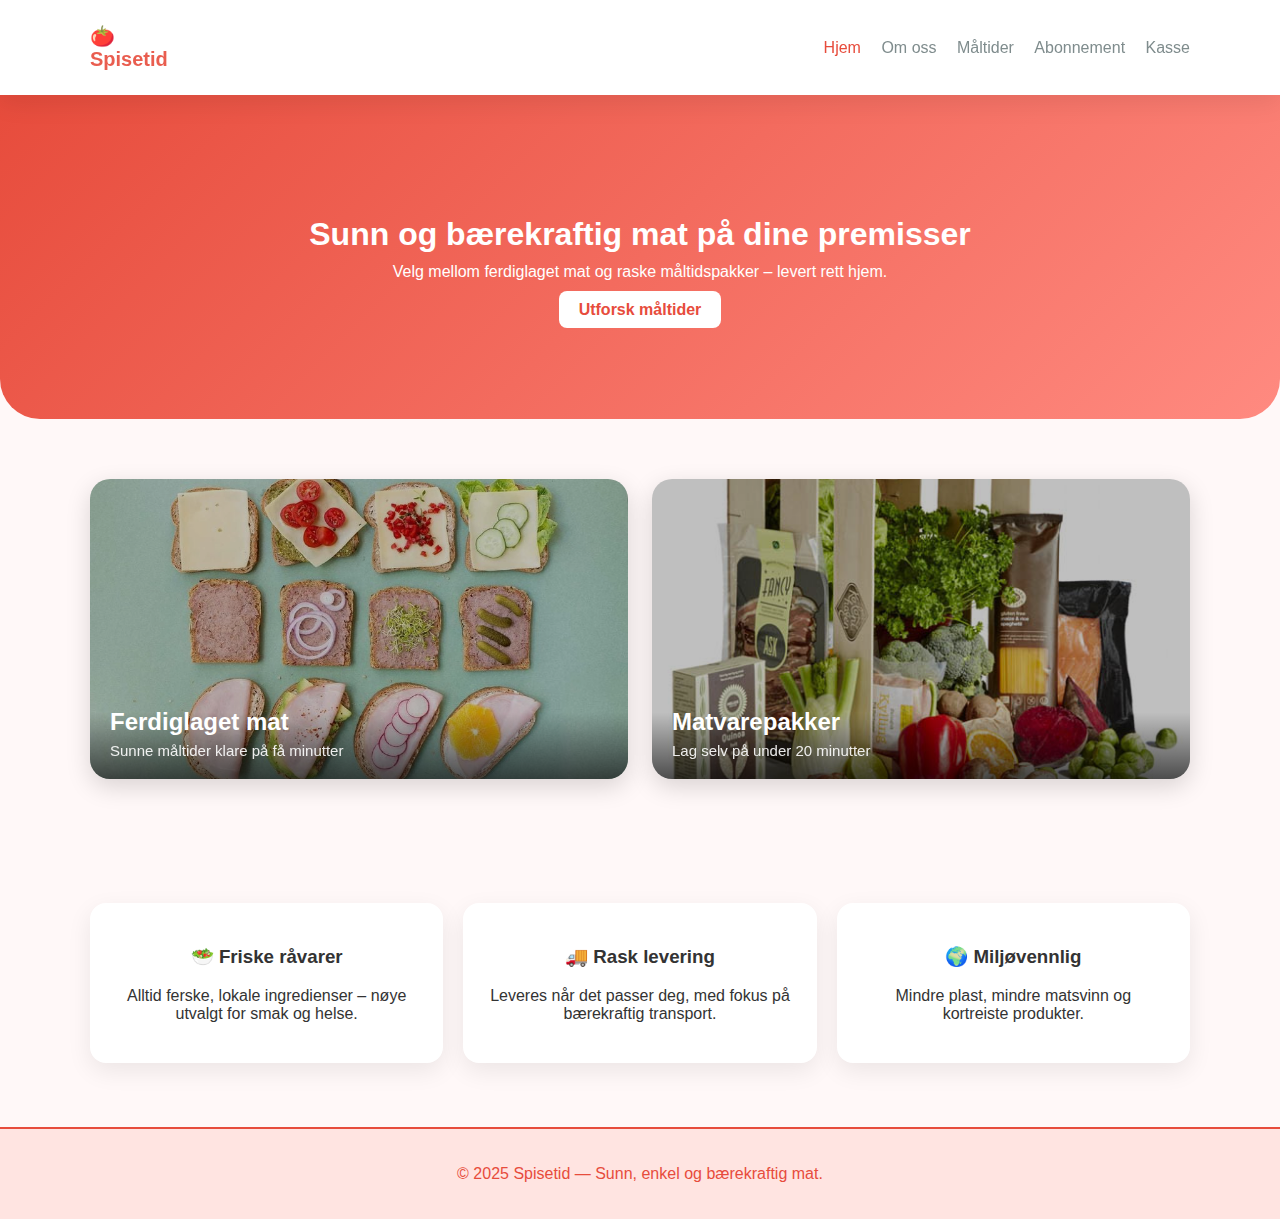
<file: index.html>
<!doctype html>
<html lang="no">
<head>
  <meta charset="utf-8" />
  <meta name="viewport" content="width=device-width, initial-scale=1" />
  <title>Spisetid — Sunn og bærekraftig mat</title>
  <link rel="stylesheet" href="style.css" />
</head>
<body>
  <header class="navbar">
    
    <div class="container nav-inner">
      <a href="index.html" class="logo">🍅 Spisetid</a>
      <nav>
        <a href="index.html" class="active">Hjem</a>
        <a href="about.html">Om oss</a>
        <a href="meals.html">Måltider</a>
        <a href="subscription.html">Abonnement</a>
        <a href="checkout.html">Kasse</a>
      </nav>
    </div>
  </header>

  <section class="hero">
    <div class="hero-content">
      <h1>Sunn og bærekraftig mat på dine premisser</h1>
      <p>Velg mellom ferdiglaget mat og raske måltidspakker – levert rett hjem.</p>
      <a href="meals.html" class="btn">Utforsk måltider</a>
    </div>
  </section>

  <section class="category-section">
    <div class="category-card">
      <a href="meals.html#ready-meals">
        <img src="images/stormat1.jpg" alt="Ferdiglaget mat">
        <div class="category-overlay">
          <h2>Ferdiglaget mat</h2>
          <p>Sunne måltider klare på få minutter</p>
        </div>
      </a>
    </div>

    <div class="category-card">
      <a href="meals.html#kits">
        <img src="images/stormat2.jpg" alt="Matvarepakker">
        <div class="category-overlay">
          <h2>Matvarepakker</h2>
          <p>Lag selv på under 20 minutter</p>
        </div>
      </a>
    </div>
  </section>

  <main class="container">
    <section class="features">
      <div class="feature-card">
        <h3>🥗 Friske råvarer</h3>
        <p>Alltid ferske, lokale ingredienser – nøye utvalgt for smak og helse.</p>
      </div>
      <div class="feature-card">
        <h3>🚚 Rask levering</h3>
        <p>Leveres når det passer deg, med fokus på bærekraftig transport.</p>
      </div>
      <div class="feature-card">
        <h3>🌍 Miljøvennlig</h3>
        <p>Mindre plast, mindre matsvinn og kortreiste produkter.</p>
      </div>
    </section>
  </main>

  <footer class="footer">
    <p>&copy; 2025 Spisetid — Sunn, enkel og bærekraftig mat.</p>
  </footer>
</body>
</html>
</file>
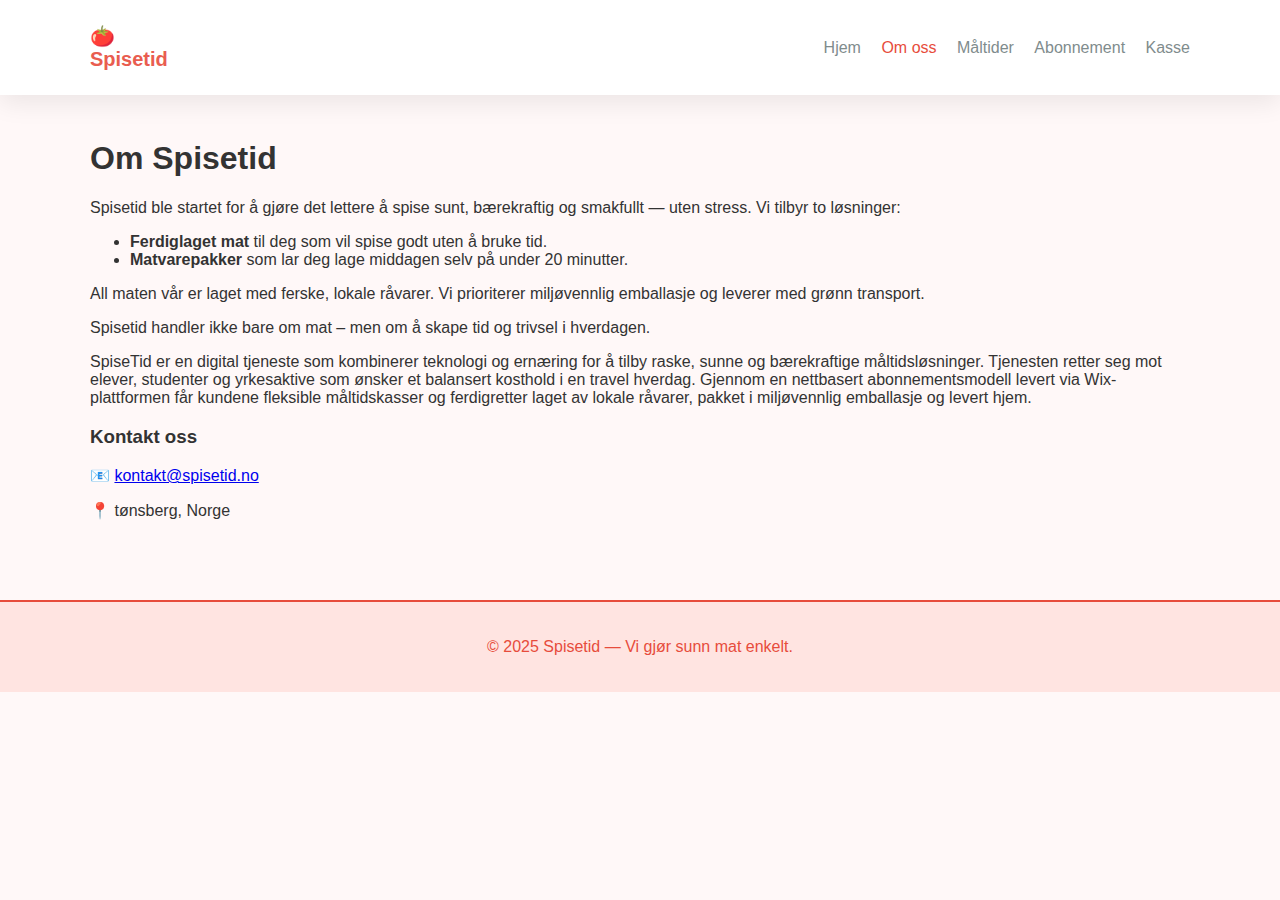
<file: about.html>
<!doctype html>
<html lang="no">
<head>
  <meta charset="utf-8" />
  <meta name="viewport" content="width=device-width, initial-scale=1" />
  <title>Om oss — Spisetid</title>
  <link rel="stylesheet" href="style.css" />
</head>
<body>
  <header class="navbar">
    <div class="container nav-inner">
      <a href="index.html" class="logo">🍅 Spisetid</a>
      <nav>
        <a href="index.html">Hjem</a>
        <a href="about.html" class="active">Om oss</a>
        <a href="meals.html">Måltider</a>
        <a href="subscription.html">Abonnement</a>
        <a href="checkout.html">Kasse</a>
      </nav>
    </div>
  </header>

  <main class="container">
    <section class="about">
      <h1>Om Spisetid</h1>
      <p>Spisetid ble startet for å gjøre det lettere å spise sunt, bærekraftig og smakfullt — uten stress. Vi tilbyr to løsninger:</p>
      <ul>
        <li><strong>Ferdiglaget mat</strong> til deg som vil spise godt uten å bruke tid.</li>
        <li><strong>Matvarepakker</strong> som lar deg lage middagen selv på under 20 minutter.</li>
      </ul>
      <p>All maten vår er laget med ferske, lokale råvarer. Vi prioriterer miljøvennlig emballasje og leverer med grønn transport.</p>
      <p>Spisetid handler ikke bare om mat – men om å skape tid og trivsel i hverdagen.</p>
      <p>SpiseTid er en digital tjeneste som kombinerer teknologi og ernæring for å tilby raske, sunne og bærekraftige måltidsløsninger. Tjenesten retter seg mot elever, studenter og yrkesaktive som ønsker et balansert kosthold i en travel hverdag. Gjennom en nettbasert abonnementsmodell levert via Wix-plattformen får kundene fleksible måltidskasser og ferdigretter laget av lokale råvarer, pakket i miljøvennlig emballasje og levert hjem.</p>


      <div class="contact-card">
        <h3>Kontakt oss</h3>
        <p>📧 <a href="mailto:kontakt@spisetid.no">kontakt@spisetid.no</a></p>
        <p>📍 tønsberg, Norge</p>
      </div>
    </section>
  </main>

  <footer class="footer">
    <p>&copy; 2025 Spisetid — Vi gjør sunn mat enkelt.</p>
  </footer>
</body>
</html>
</file>
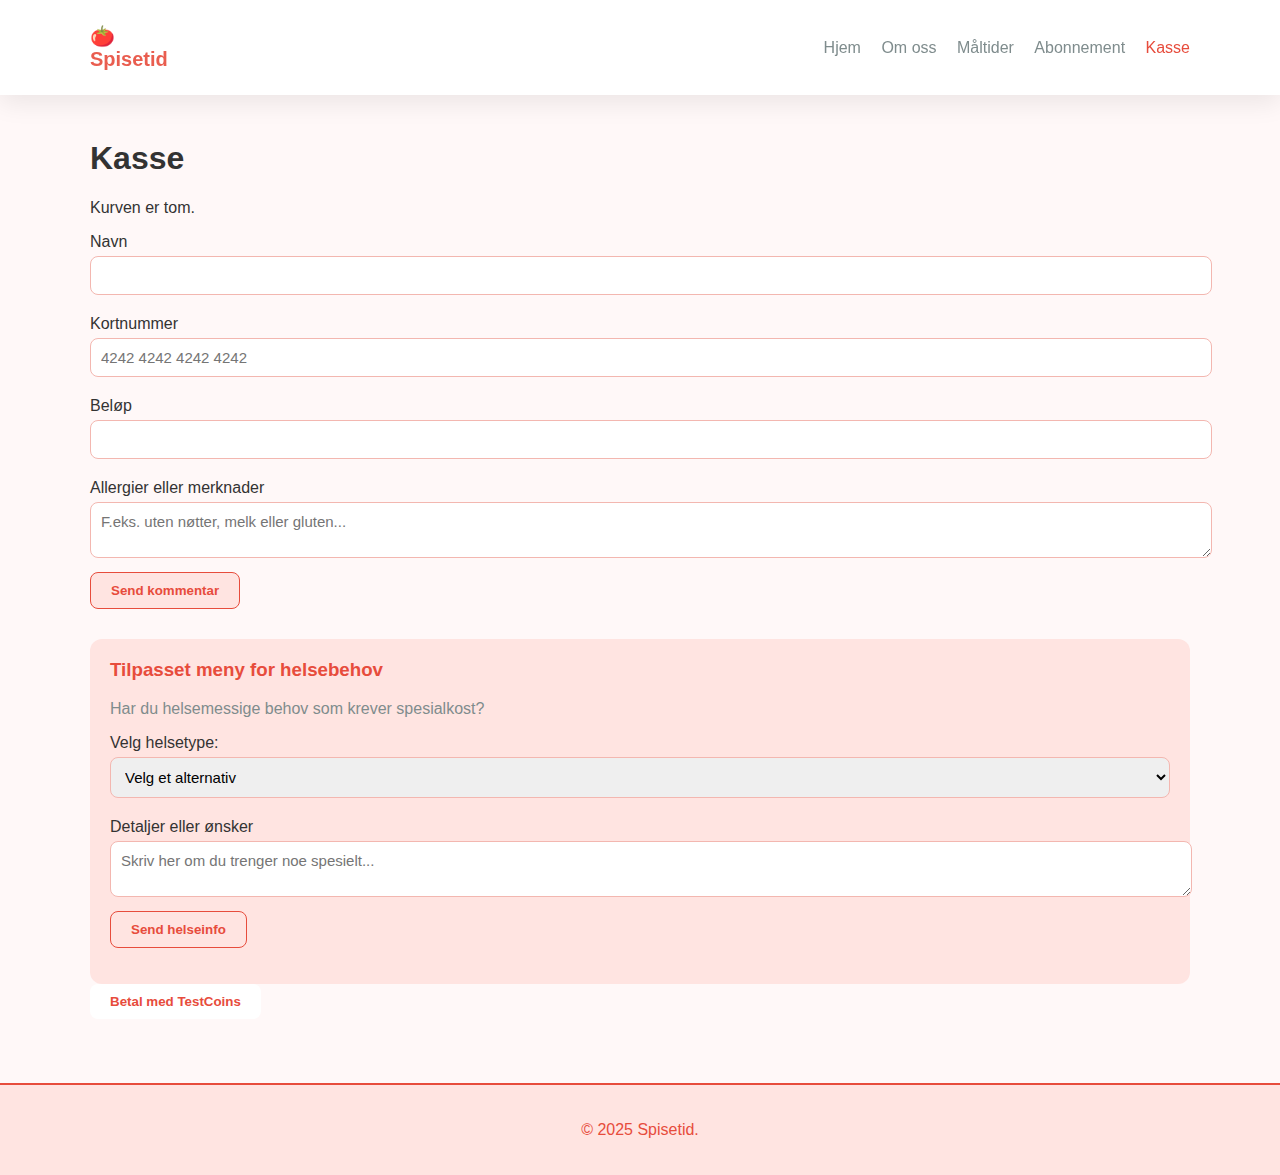
<file: checkout.html>
<!doctype html>
<html lang="no">
<head>
  <meta charset="utf-8" />
  <meta name="viewport" content="width=device-width, initial-scale=1" />
  <title>Kasse — Spisetid</title>
  <link rel="stylesheet" href="style.css" />
</head>
<body>
  <header class="navbar">
    <div class="container nav-inner">
      <a href="index.html" class="logo">🍅 Spisetid</a>
      <nav>
        <a href="index.html">Hjem</a>
        <a href="about.html">Om oss</a>
        <a href="meals.html">Måltider</a>
        <a href="subscription.html">Abonnement</a>
        <a href="checkout.html" class="active">Kasse</a>
      </nav>
    </div>
  </header>

  <main class="container">
    <section class="checkout">
      <h1>Kasse</h1>
      <div id="cart-contents"></div>

      <form id="payment-form">
        <label>Navn</label>
        <input id="name" required />

        <label>Kortnummer</label>
        <input id="card" placeholder="4242 4242 4242 4242" required />

        <label>Beløp</label>
        <input id="amount" readonly />

        <label>Allergier eller merknader</label>
        <textarea id="comment" placeholder="F.eks. uten nøtter, melk eller gluten..."></textarea>
        <button type="button" class="btn secondary" id="comment-btn">Send kommentar</button>
        <p id="comment-result"></p>

        <div class="health-section">
          <h3>Tilpasset meny for helsebehov</h3>
          <p class="muted">Har du helsemessige behov som krever spesialkost?</p>

          <label for="health-select">Velg helsetype:</label>
          <select id="health-select">
            <option value="">Velg et alternativ</option>
            <option>Diabetesvennlig</option>
            <option>Lavt saltinnhold</option>
            <option>Høy protein</option>
            <option>Vegetar / Vegansk</option>
            <option>Allergitilpasset</option>
            <option>Annet</option>
          </select>

          <label for="health-notes">Detaljer eller ønsker</label>
          <textarea id="health-notes" placeholder="Skriv her om du trenger noe spesielt..."></textarea>

          <button type="button" class="btn secondary" id="health-btn">Send helseinfo</button>
          <p id="health-result"></p>
        </div>

        <button class="btn" type="submit">Betal med TestCoins</button>
      </form>

      <div id="result"></div>
    </section>
  </main>

  <footer class="footer"><p>&copy; 2025 Spisetid.</p></footer>
  <script src="script.js"></script>
</body>
</html>
</file>
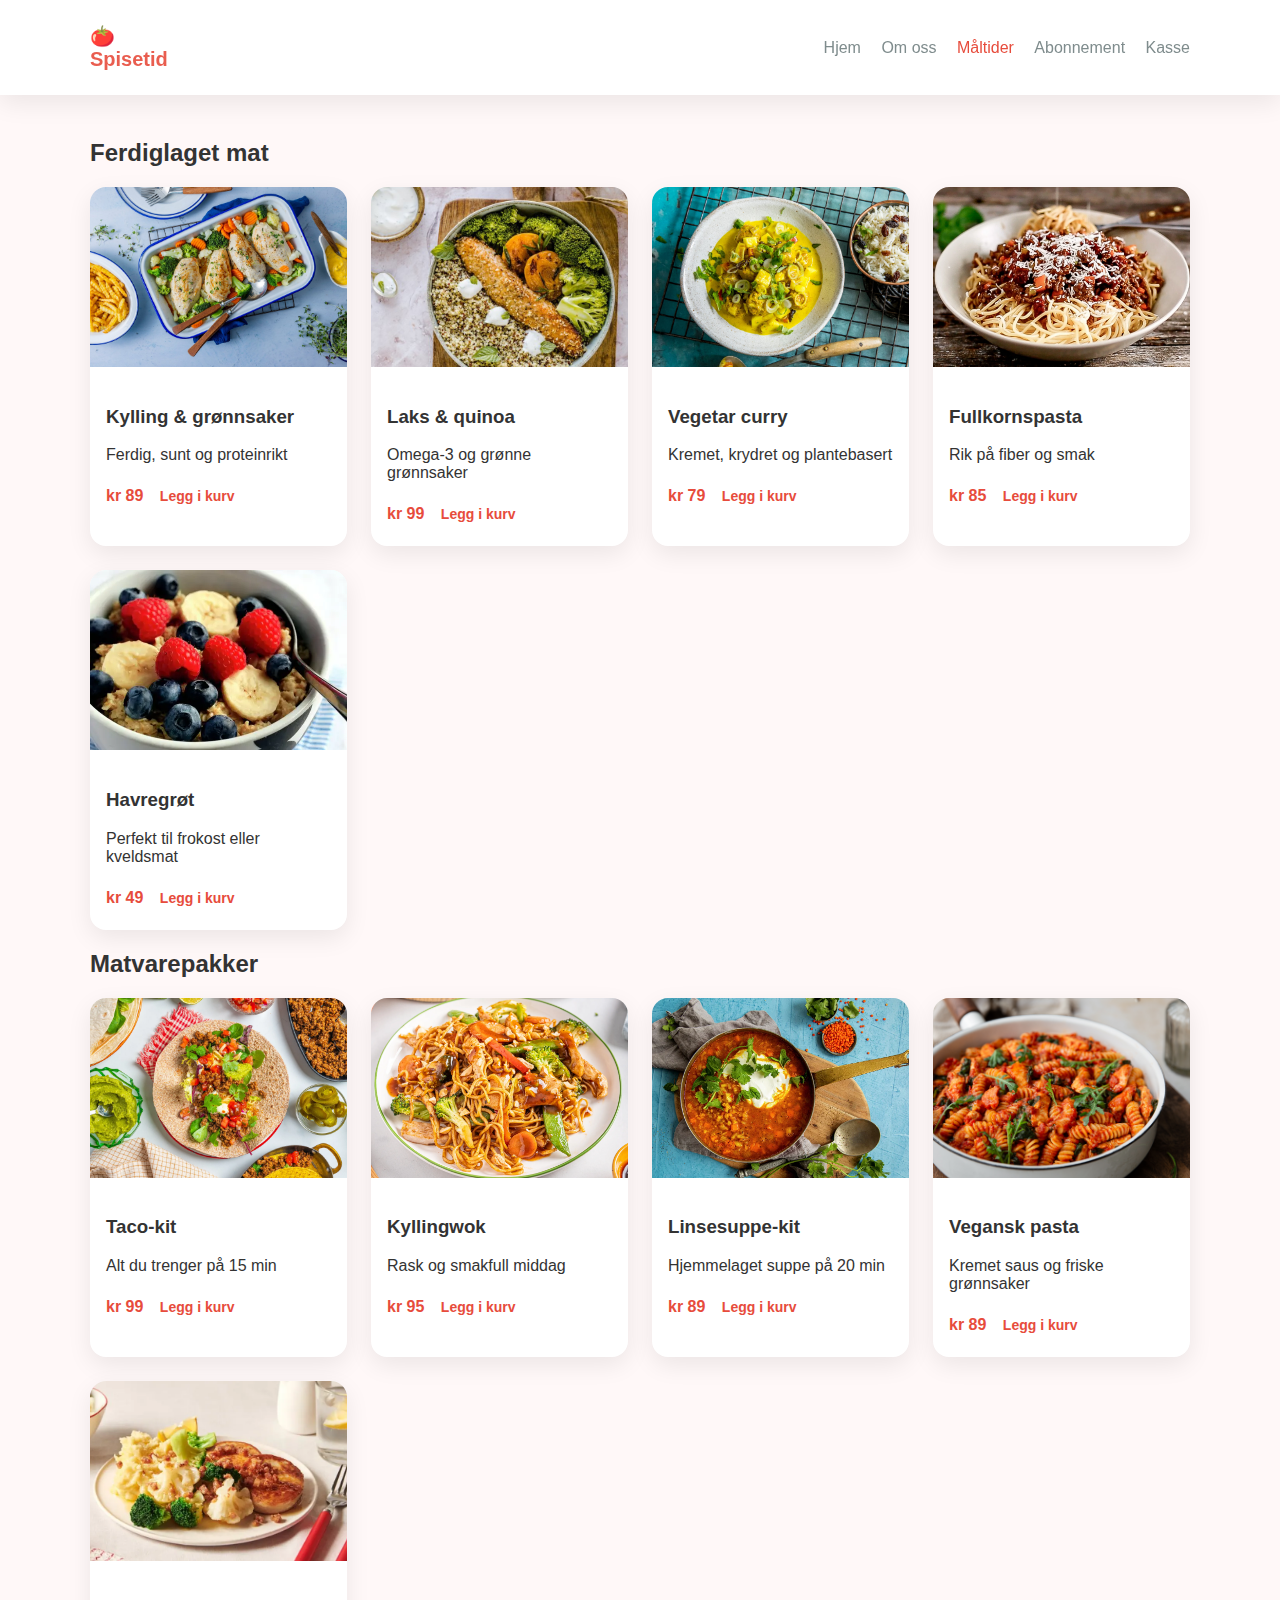
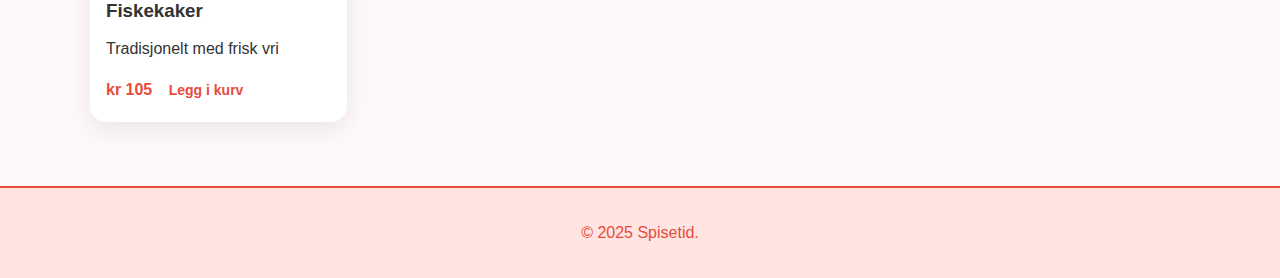
<file: meals.html>
<!doctype html>
<html lang="no">
<head>
  <meta charset="utf-8" />
  <meta name="viewport" content="width=device-width, initial-scale=1" />
  <title>Måltider — Spisetid</title>
  <link rel="stylesheet" href="style.css" />
</head>
<body>
  <header class="navbar">
    <div class="container nav-inner">
      <a href="index.html" class="logo">🍅 Spisetid</a>
      <nav>
        <a href="index.html">Hjem</a>
        <a href="about.html">Om oss</a>
        <a href="meals.html" class="active">Måltider</a>
        <a href="subscription.html">Abonnement</a>
        <a href="checkout.html">Kasse</a>
      </nav>
    </div>
  </header>

  <main class="container">
    <section class="meal-category" id="ready-meals">
      <h2>Ferdiglaget mat</h2>
      <div id="ready-meals-grid" class="meal-grid"></div>
    </section>

    <section class="meal-category" id="kits">
      <h2>Matvarepakker</h2>
      <div id="kits-grid" class="meal-grid"></div>
    </section>
  </main>

  <footer class="footer"><p>&copy; 2025 Spisetid.</p></footer>
  <script src="script.js"></script>
  <script>
    const readyMeals = [
      { id: 'r1', title: 'Kylling & grønnsaker', img: 'images/mat1.jpg', desc: 'Ferdig, sunt og proteinrikt', price: 89 },
      { id: 'r2', title: 'Laks & quinoa', img: 'images/mat2.jpg', desc: 'Omega-3 og grønne grønnsaker', price: 99 },
      { id: 'r3', title: 'Vegetar curry', img: 'images/mat3.jpg', desc: 'Kremet, krydret og plantebasert', price: 79 },
      { id: 'r4', title: 'Fullkornspasta', img: 'images/mat4.jpg', desc: 'Rik på fiber og smak', price: 85 },
      { id: 'r5', title: 'Havregrøt', img: 'images/mat5.jpg', desc: 'Perfekt til frokost eller kveldsmat', price: 49 }
    ];

    const kits = [
      { id: 'k1', title: 'Taco-kit', img: 'images/mat6.jpg', desc: 'Alt du trenger på 15 min', price: 99 },
      { id: 'k2', title: 'Kyllingwok', img: 'images/mat7.jpg', desc: 'Rask og smakfull middag', price: 95 },
      { id: 'k3', title: 'Linsesuppe-kit', img: 'images/mat8.jpg', desc: 'Hjemmelaget suppe på 20 min', price: 89 },
      { id: 'k4', title: 'Vegansk pasta', img: 'images/mat9.jpg', desc: 'Kremet saus og friske grønnsaker', price: 89 },
      { id: 'k5', title: 'Fiskekaker', img: 'images/mat10.jpg', desc: 'Tradisjonelt med frisk vri', price: 105 }
    ];

    function renderMeals(list, id) {
      const container = document.getElementById(id);
      container.innerHTML = '';
      list.forEach(m => {
        container.innerHTML += `
          <div class="meal-card">
            <img src="${m.img}" alt="${m.title}">
            <div class="meal-info">
              <h3>${m.title}</h3>
              <p>${m.desc}</p>
              <span class="price">kr ${m.price}</span>
              <button class="btn small" onclick='addToCart(${JSON.stringify(m)})'>Legg i kurv</button>
            </div>
          </div>`;
      });
    }

    renderMeals(readyMeals, 'ready-meals-grid');
    renderMeals(kits, 'kits-grid');
  </script>
</body>
</html>
</file>
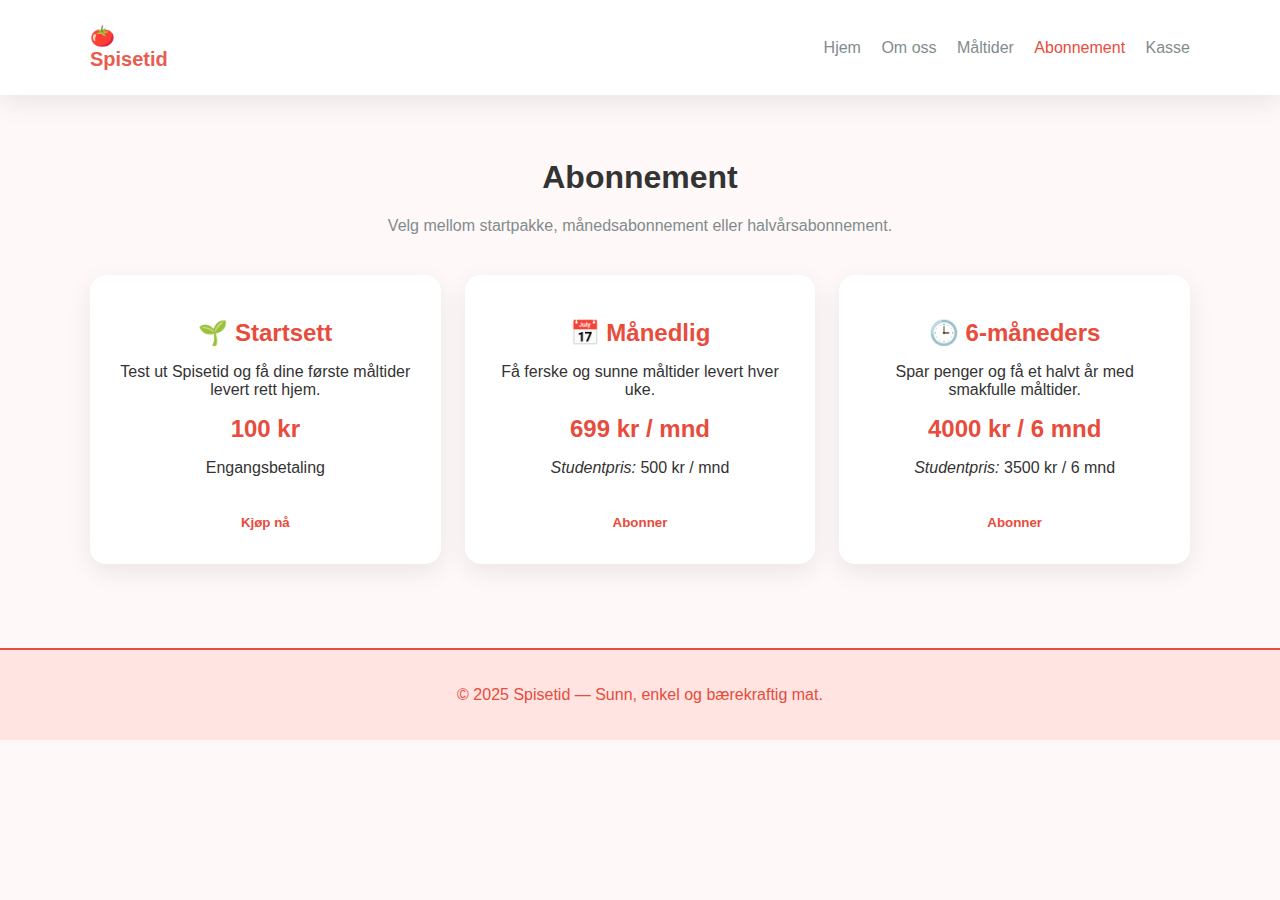
<file: subscription.html>
<!doctype html>
<html lang="no">
<head>
  <meta charset="utf-8" />
  <meta name="viewport" content="width=device-width, initial-scale=1" />
  <title>Abonnement — Spisetid</title>
  <link rel="stylesheet" href="style.css" />
</head>
<body>
  <header class="navbar">
    <div class="container nav-inner">
      <a href="index.html" class="logo">🍅 Spisetid</a>
      <nav>
        <a href="index.html">Hjem</a>
        <a href="about.html">Om oss</a>
        <a href="meals.html">Måltider</a>
        <a href="subscription.html" class="active">Abonnement</a>
        <a href="checkout.html">Kasse</a>
      </nav>
    </div>
  </header>

  <main class="container">
    <section class="subscriptions">
      <h1>Abonnement</h1>
      <p class="muted">Velg mellom startpakke, månedsabonnement eller halvårsabonnement.</p>

      <div class="sub-grid">
        <div class="sub-card">
          <h2>🌱 Startsett</h2>
          <p>Test ut Spisetid og få dine første måltider levert rett hjem.</p>
          <h3 class="price">100 kr</h3>
          <p>Engangsbetaling</p>
          <button class="btn sub-btn" onclick="fakePurchase('Startsett')">Kjøp nå</button>
        </div>

        <div class="sub-card">
          <h2>📅 Månedlig</h2>
          <p>Få ferske og sunne måltider levert hver uke.</p>
          <h3 class="price">699 kr / mnd</h3>
          <p><em>Studentpris:</em> 500 kr / mnd</p>
          <button class="btn sub-btn" onclick="fakePurchase('Månedlig abonnement')">Abonner</button>
        </div>

        <div class="sub-card">
          <h2>🕒 6-måneders</h2>
          <p>Spar penger og få et halvt år med smakfulle måltider.</p>
          <h3 class="price">4000 kr / 6 mnd</h3>
          <p><em>Studentpris:</em> 3500 kr / 6 mnd</p>
          <button class="btn sub-btn" onclick="fakePurchase('6-måneders abonnement')">Abonner</button>
        </div>
      </div>

      <div id="sub-result"></div>
    </section>
  </main>

  <footer class="footer">
    <p>&copy; 2025 Spisetid — Sunn, enkel og bærekraftig mat.</p>
  </footer>

  <script src="script.js"></script>
</body>
</html>
</file>
<file: style.css>
header {
  position: absolute;     /* ligger øverst på siden */
  top: 10px;              /* litt luft fra toppen */
  left: 10px;             /* litt luft fra venstre kant */
  background: none;       /* ingen stor bakgrunnsfarge */
  border: none;           /* ingen linje under */
  padding: 0;
  margin: 0;
}

.logo {
  width: 80px;            /* gjør logoen liten */
  height: auto;
  opacity: 0.9;           /* mykere overgang mot bakgrunnen */
}


:root {
  --accent: #E74C3C;
  --accent-light: #FFE4E1;
  --bg: #fff8f8;
  --card: #fff;
  --muted: #7f8c8d;
  --shadow: 0 8px 24px rgba(0,0,0,0.08);
}

body {
  margin: 0;
  font-family: "Poppins", Arial, sans-serif;
  background: var(--bg);
  color: #333;
}

/* NAVBAR */
.navbar {
  background: var(--card);
  box-shadow: var(--shadow);
  position: sticky;
  top: 0;
  z-index: 10;
}
.nav-inner {
  display: flex;
  justify-content: space-between;
  align-items: center;
  max-width: 1100px;
  margin: auto;
  padding: 12px 24px;
}
.logo { font-size: 20px; font-weight: 700; color: var(--accent); text-decoration: none; }
nav a {
  margin-left: 16px;
  color: var(--muted);
  text-decoration: none;
  font-weight: 500;
}
nav a.active, nav a:hover { color: var(--accent); }

/* HERO */
.hero {
  background: linear-gradient(135deg, var(--accent), #FF8A80);
  color: #fff;
  text-align: center;
  padding: 100px 20px;
  border-radius: 0 0 40px 40px;
}
.hero h1 { font-size: 2rem; margin-bottom: 10px; }
.hero p { max-width: 600px; margin: 0 auto 20px; }
.btn {
  background: #fff;
  color: var(--accent);
  padding: 10px 20px;
  border-radius: 8px;
  font-weight: 600;
  text-decoration: none;
  border: none;
  cursor: pointer;
}
.btn.small { padding: 8px 12px; font-size: 14px; }
.btn:hover { opacity: 0.9; }
.btn.secondary {
  background: var(--accent-light);
  color: var(--accent);
  border: 1px solid var(--accent);
}

/* CATEGORY SECTION */
.category-section {
  display: grid;
  grid-template-columns: repeat(auto-fit, minmax(350px, 1fr));
  gap: 24px;
  margin: 60px auto;
  max-width: 1100px;
  padding: 0 24px;
}
.category-card {
  position: relative;
  overflow: hidden;
  border-radius: 20px;
  box-shadow: 0 8px 24px rgba(0,0,0,0.15);
  transition: transform 0.4s ease;
}
.category-card img {
  width: 100%;
  height: 300px;
  object-fit: cover;
  display: block;
  filter: brightness(75%);
  transition: 0.4s ease;
}
.category-card:hover { transform: scale(1.03); }
.category-card:hover img { filter: brightness(90%); }
.category-overlay {
  position: absolute;
  bottom: 0;
  width: 100%;
  color: #fff;
  background: linear-gradient(180deg, transparent 40%, rgba(0,0,0,0.6));
  padding: 40px 20px 20px;
  text-align: left;
}
.category-overlay h2 {
  margin: 0;
  font-size: 24px;
  font-weight: 700;
}
.category-overlay p {
  margin: 6px 0 0;
  font-size: 15px;
  opacity: 0.9;
}

/* FEATURES */
.container { max-width: 1100px; margin: auto; padding: 24px; }
.features {
  display: grid;
  grid-template-columns: repeat(auto-fit,minmax(260px,1fr));
  gap: 20px;
  margin-top: 40px;
}
.feature-card {
  background: var(--card);
  box-shadow: var(--shadow);
  border-radius: 16px;
  padding: 24px;
  text-align: center;
  transition: 0.3s ease;
}
.feature-card:hover { transform: translateY(-6px); }

/* MEALS */
.meal-grid {
  display: grid;
  grid-template-columns: repeat(auto-fit,minmax(250px,1fr));
  gap: 24px;
}
.meal-card {
  background: var(--card);
  border-radius: 16px;
  box-shadow: var(--shadow);
  overflow: hidden;
  transition: 0.3s;
}
.meal-card img {
  width: 100%;
  height: 180px;
  object-fit: cover;
}
.meal-info { padding: 16px; }
.meal-card:hover { transform: scale(1.03); }
.price { color: var(--accent); font-weight: 700; }

/* CHECKOUT + FORMS */
textarea, select, input {
  width: 100%;
  padding: 10px;
  border: 1px solid #f3b7b0;
  border-radius: 8px;
  margin-bottom: 10px;
  font-size: 15px;
  font-family: inherit;
}
label { display: block; margin: 10px 0 5px; font-weight: 500; }
.health-section {
  margin-top: 30px;
  background: var(--accent-light);
  border-radius: 12px;
  padding: 20px;
}
.health-section h3 { color: var(--accent); margin-top: 0; }

/* SUBSCRIPTION */
.subscriptions { text-align: center; margin-top: 40px; }
.sub-grid {
  display: grid;
  grid-template-columns: repeat(auto-fit, minmax(260px, 1fr));
  gap: 24px;
  margin-top: 40px;
}
.sub-card {
  background: var(--card);
  box-shadow: var(--shadow);
  border-radius: 16px;
  padding: 24px;
  transition: 0.3s;
}
.sub-card:hover {
  transform: translateY(-6px);
  box-shadow: 0 10px 30px rgba(0,0,0,0.1);
}
.sub-card h2 { color: var(--accent); margin-bottom: 10px; }
.sub-card .price { font-size: 24px; color: var(--accent); margin: 10px 0; }
.sub-btn { margin-top: 12px; width: 100%; }
#sub-result {
  margin-top: 20px;
  font-weight: 600;
  color: green;
}

/* FOOTER */
.footer {
  text-align: center;
  padding: 20px;
  background: var(--accent-light);
  color: var(--accent);
  margin-top: 40px;
  border-top: 2px solid var(--accent);
}
.muted { color: var(--muted); }
</file>
